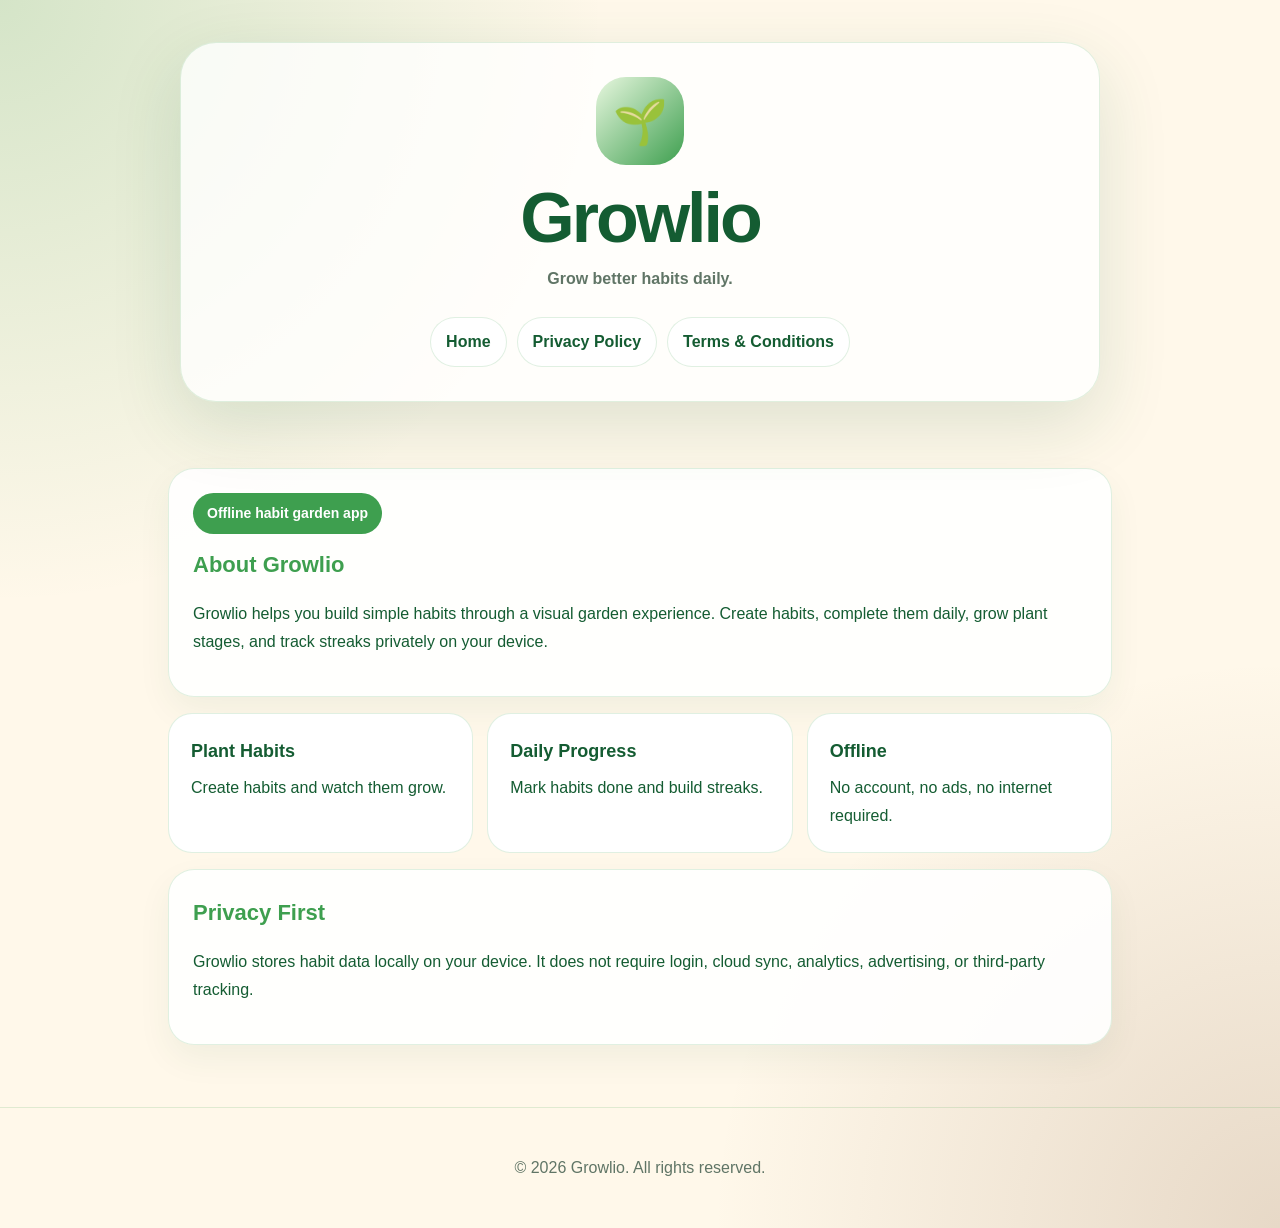
<file: docs/index.html>
<!DOCTYPE html>
<html lang="en">
<head>
    <meta charset="UTF-8" />
    <meta name="viewport" content="width=device-width, initial-scale=1.0" />
    <title>Growlio</title>
    <link rel="stylesheet" href="styles.css" />
</head>
<body>
<header>
    <div class="hero">
        <div class="logo-mark">🌱</div>
        <h1>Growlio</h1>
        <p>Grow better habits daily.</p>
        <nav>
            <a href="index.html">Home</a>
            <a href="privacy-policy.html">Privacy Policy</a>
            <a href="terms-conditions.html">Terms & Conditions</a>
        </nav>
    </div>
</header>

<main>
    <section class="card">
        <span class="badge">Offline habit garden app</span>
        <h2>About Growlio</h2>
        <p>Growlio helps you build simple habits through a visual garden experience. Create habits, complete them daily, grow plant stages, and track streaks privately on your device.</p>
    </section>

    <section class="grid">
        <div class="feature"><strong>Plant Habits</strong><span>Create habits and watch them grow.</span></div>
        <div class="feature"><strong>Daily Progress</strong><span>Mark habits done and build streaks.</span></div>
        <div class="feature"><strong>Offline</strong><span>No account, no ads, no internet required.</span></div>
    </section>

    <section class="card">
        <h2>Privacy First</h2>
        <p>Growlio stores habit data locally on your device. It does not require login, cloud sync, analytics, advertising, or third-party tracking.</p>
    </section>
</main>

<footer>
    <p>© 2026 Growlio. All rights reserved.</p>
</footer>
</body>
</html>
</file>
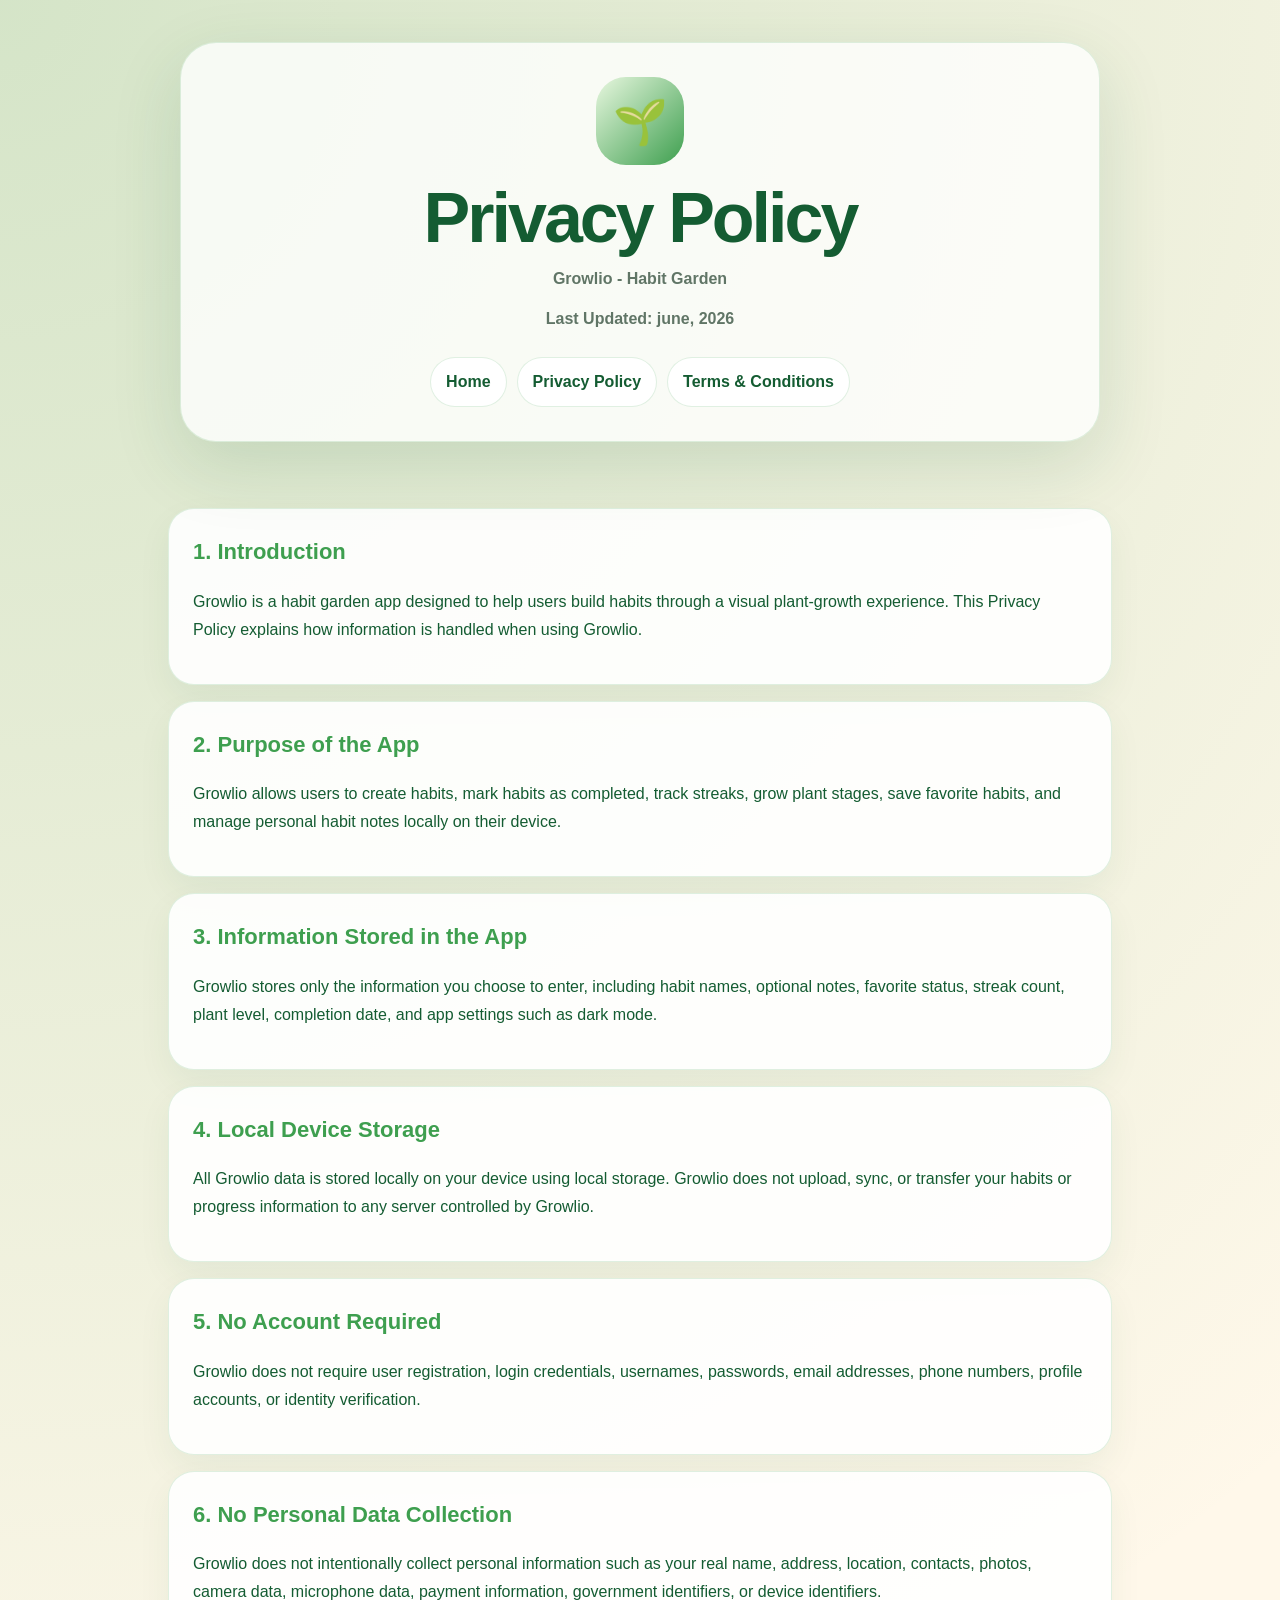
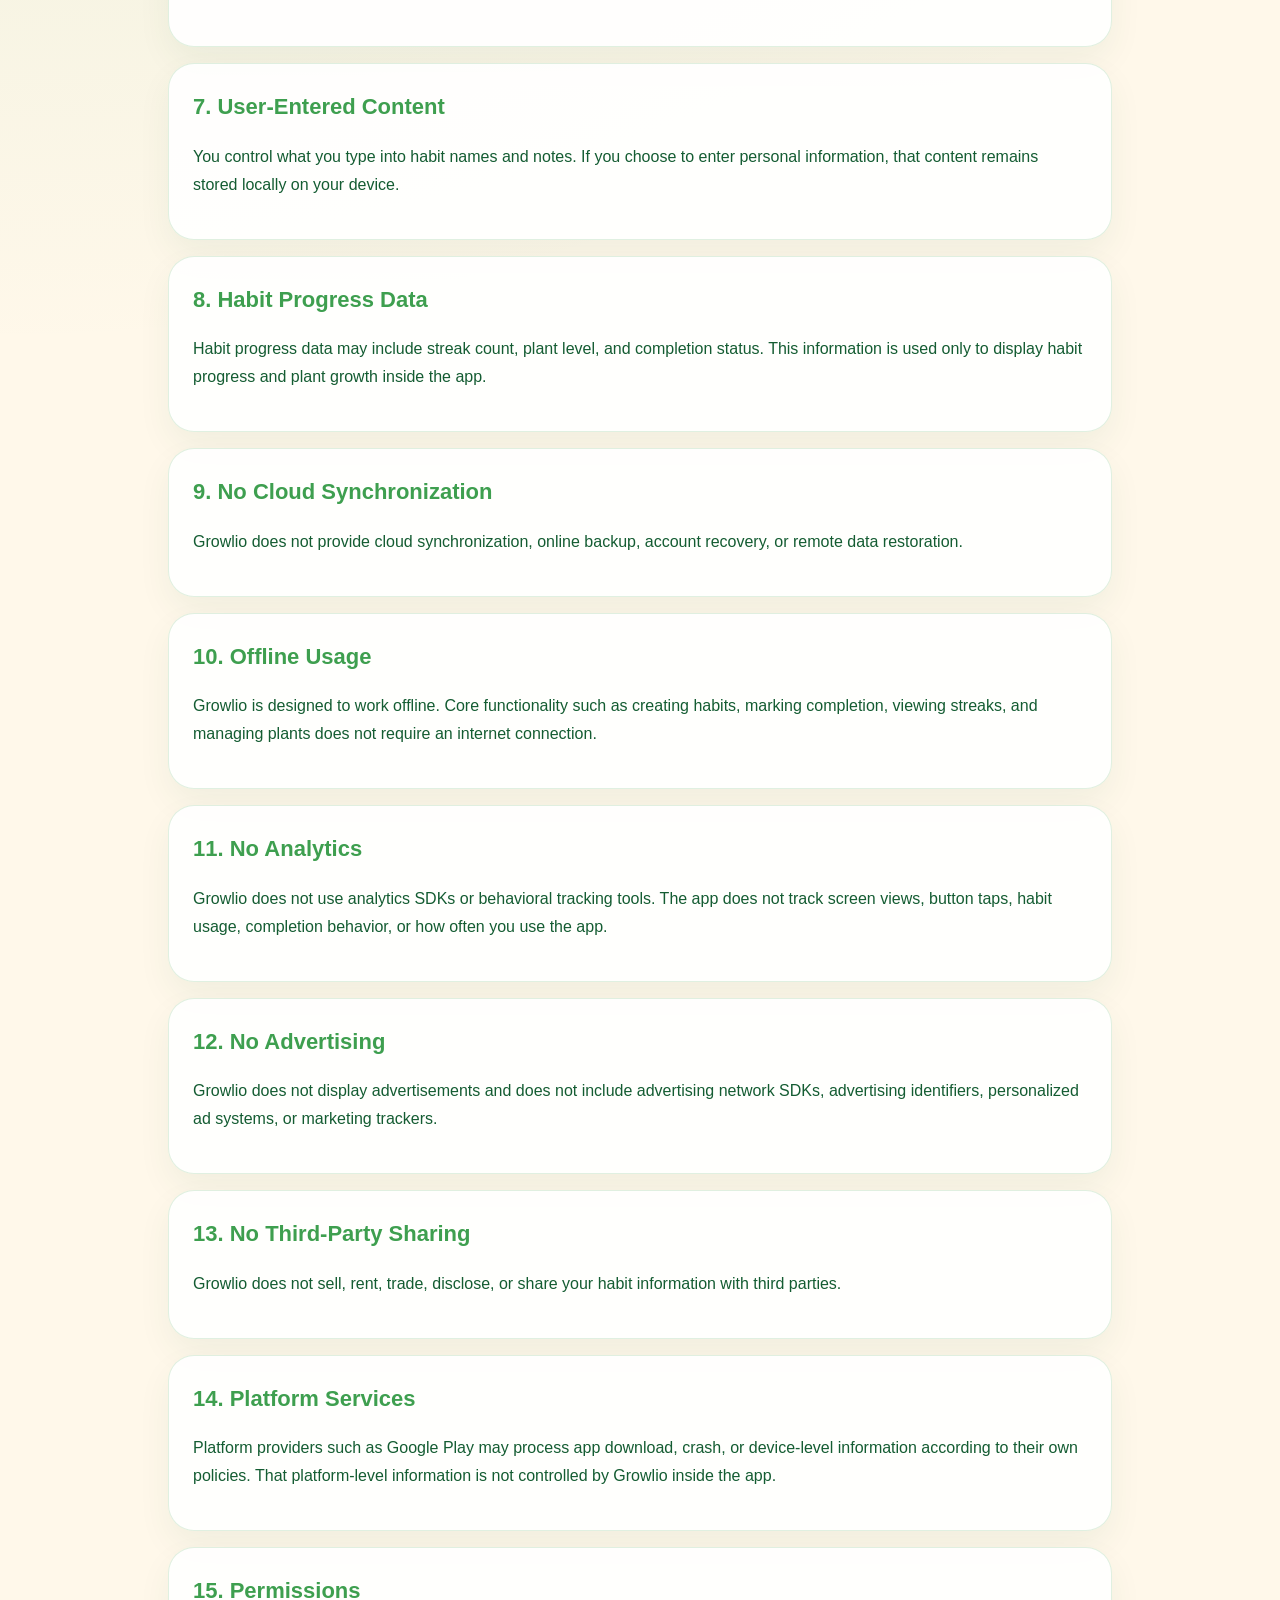
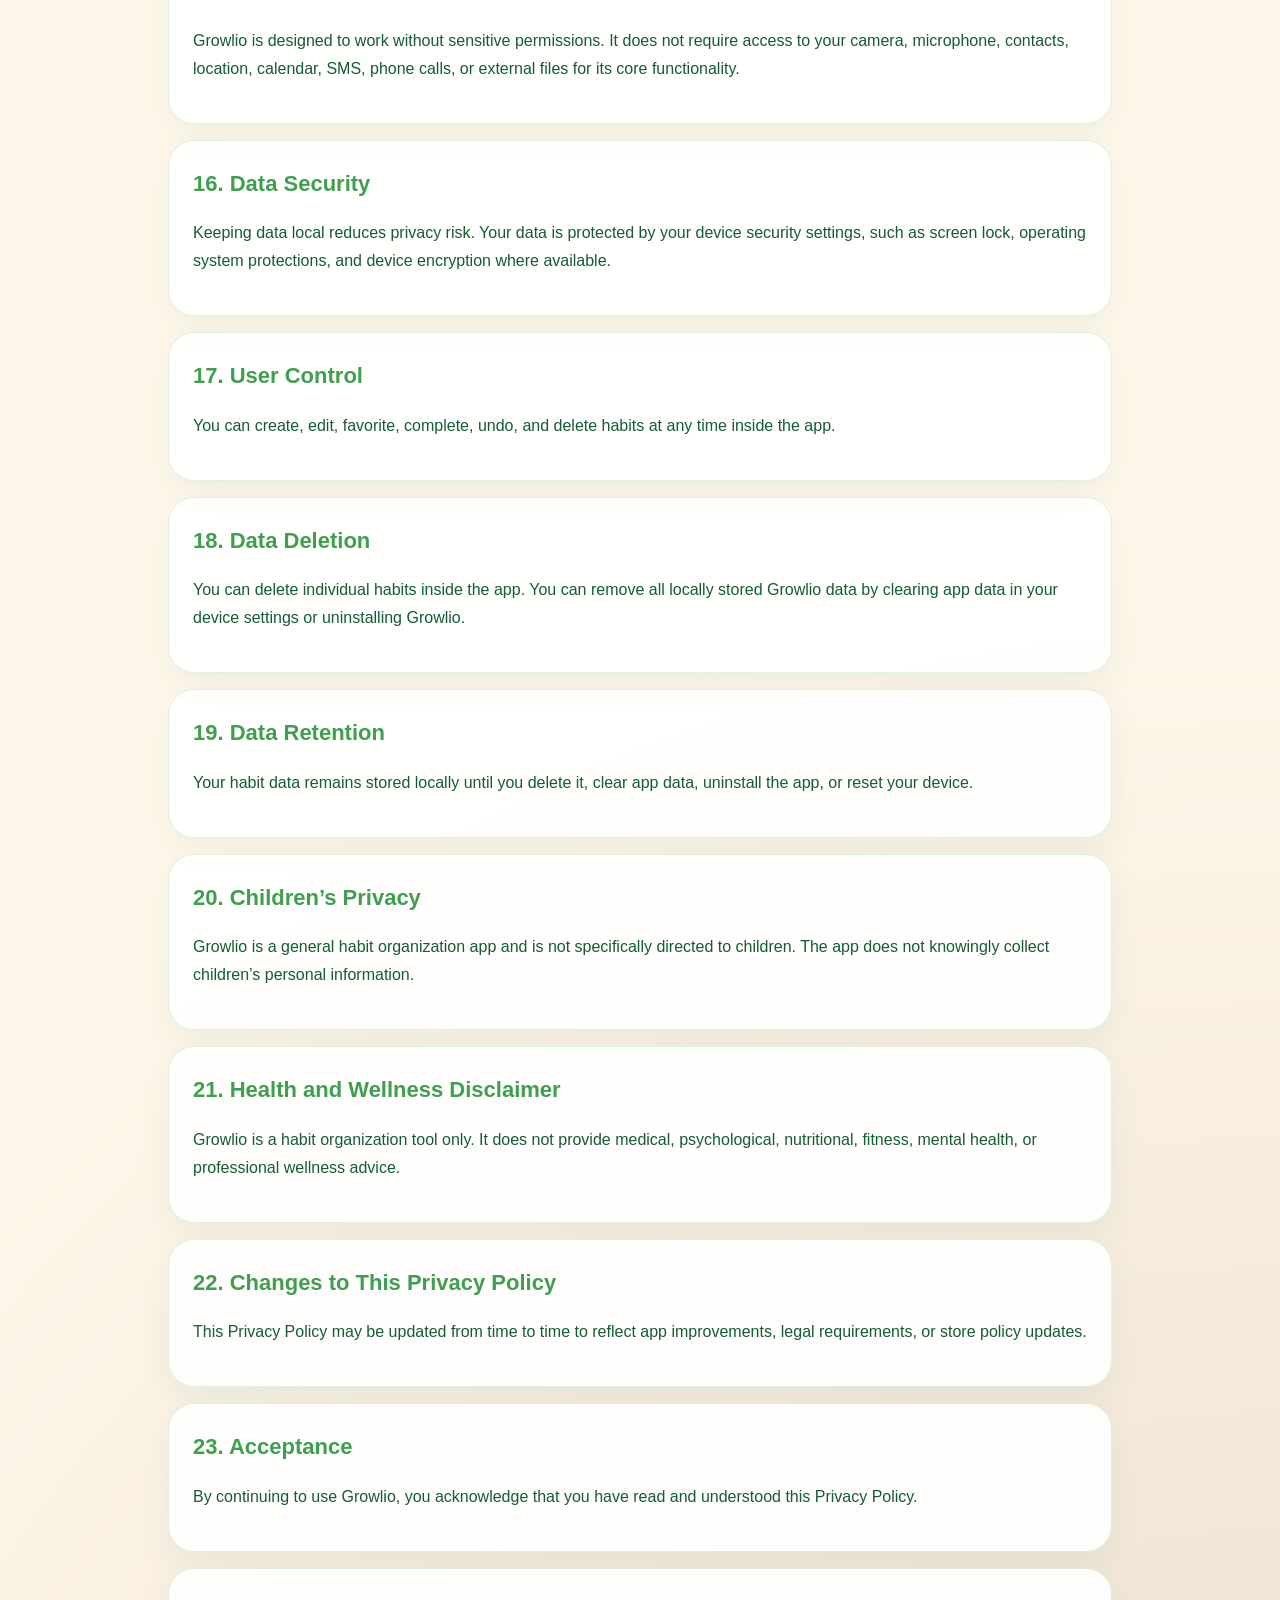
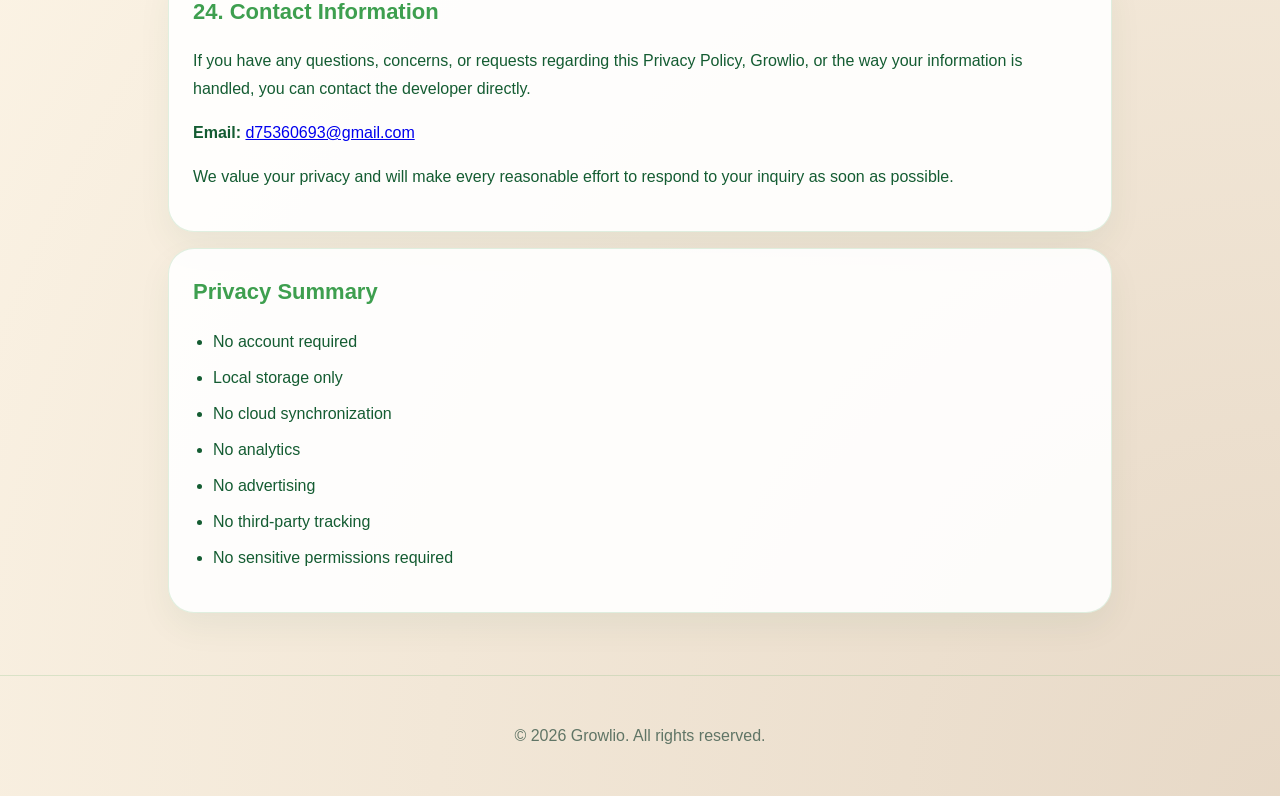
<file: docs/privacy-policy.html>
<!DOCTYPE html>
<html lang="en">
<head>
    <meta charset="UTF-8" />
    <meta name="viewport" content="width=device-width, initial-scale=1.0" />
    <title>Growlio Privacy Policy</title>
    <link rel="stylesheet" href="styles.css" />
</head>
<body>
<header>
    <div class="hero">
        <div class="logo-mark">🌱</div>
        <h1>Privacy Policy</h1>
        <p>Growlio - Habit Garden</p>
        <p>Last Updated: june, 2026</p>
        <nav>
            <a href="index.html">Home</a>
            <a href="privacy-policy.html">Privacy Policy</a>
            <a href="terms-conditions.html">Terms & Conditions</a>
        </nav>
    </div>
</header>

<main>
    <section class="card"><h2>1. Introduction</h2><p>Growlio is a habit garden app designed to help users build habits through a visual plant-growth experience. This Privacy Policy explains how information is handled when using Growlio.</p></section>
    <section class="card"><h2>2. Purpose of the App</h2><p>Growlio allows users to create habits, mark habits as completed, track streaks, grow plant stages, save favorite habits, and manage personal habit notes locally on their device.</p></section>
    <section class="card"><h2>3. Information Stored in the App</h2><p>Growlio stores only the information you choose to enter, including habit names, optional notes, favorite status, streak count, plant level, completion date, and app settings such as dark mode.</p></section>
    <section class="card"><h2>4. Local Device Storage</h2><p>All Growlio data is stored locally on your device using local storage. Growlio does not upload, sync, or transfer your habits or progress information to any server controlled by Growlio.</p></section>
    <section class="card"><h2>5. No Account Required</h2><p>Growlio does not require user registration, login credentials, usernames, passwords, email addresses, phone numbers, profile accounts, or identity verification.</p></section>
    <section class="card"><h2>6. No Personal Data Collection</h2><p>Growlio does not intentionally collect personal information such as your real name, address, location, contacts, photos, camera data, microphone data, payment information, government identifiers, or device identifiers.</p></section>
    <section class="card"><h2>7. User-Entered Content</h2><p>You control what you type into habit names and notes. If you choose to enter personal information, that content remains stored locally on your device.</p></section>
    <section class="card"><h2>8. Habit Progress Data</h2><p>Habit progress data may include streak count, plant level, and completion status. This information is used only to display habit progress and plant growth inside the app.</p></section>
    <section class="card"><h2>9. No Cloud Synchronization</h2><p>Growlio does not provide cloud synchronization, online backup, account recovery, or remote data restoration.</p></section>
    <section class="card"><h2>10. Offline Usage</h2><p>Growlio is designed to work offline. Core functionality such as creating habits, marking completion, viewing streaks, and managing plants does not require an internet connection.</p></section>
    <section class="card"><h2>11. No Analytics</h2><p>Growlio does not use analytics SDKs or behavioral tracking tools. The app does not track screen views, button taps, habit usage, completion behavior, or how often you use the app.</p></section>
    <section class="card"><h2>12. No Advertising</h2><p>Growlio does not display advertisements and does not include advertising network SDKs, advertising identifiers, personalized ad systems, or marketing trackers.</p></section>
    <section class="card"><h2>13. No Third-Party Sharing</h2><p>Growlio does not sell, rent, trade, disclose, or share your habit information with third parties.</p></section>
    <section class="card"><h2>14. Platform Services</h2><p>Platform providers such as Google Play may process app download, crash, or device-level information according to their own policies. That platform-level information is not controlled by Growlio inside the app.</p></section>
    <section class="card"><h2>15. Permissions</h2><p>Growlio is designed to work without sensitive permissions. It does not require access to your camera, microphone, contacts, location, calendar, SMS, phone calls, or external files for its core functionality.</p></section>
    <section class="card"><h2>16. Data Security</h2><p>Keeping data local reduces privacy risk. Your data is protected by your device security settings, such as screen lock, operating system protections, and device encryption where available.</p></section>
    <section class="card"><h2>17. User Control</h2><p>You can create, edit, favorite, complete, undo, and delete habits at any time inside the app.</p></section>
    <section class="card"><h2>18. Data Deletion</h2><p>You can delete individual habits inside the app. You can remove all locally stored Growlio data by clearing app data in your device settings or uninstalling Growlio.</p></section>
    <section class="card"><h2>19. Data Retention</h2><p>Your habit data remains stored locally until you delete it, clear app data, uninstall the app, or reset your device.</p></section>
    <section class="card"><h2>20. Children’s Privacy</h2><p>Growlio is a general habit organization app and is not specifically directed to children. The app does not knowingly collect children’s personal information.</p></section>
    <section class="card"><h2>21. Health and Wellness Disclaimer</h2><p>Growlio is a habit organization tool only. It does not provide medical, psychological, nutritional, fitness, mental health, or professional wellness advice.</p></section>
    <section class="card"><h2>22. Changes to This Privacy Policy</h2><p>This Privacy Policy may be updated from time to time to reflect app improvements, legal requirements, or store policy updates.</p></section>
    <section class="card"><h2>23. Acceptance</h2><p>By continuing to use Growlio, you acknowledge that you have read and understood this Privacy Policy.</p></section>
    <section class="card">
        <h2>24. Contact Information</h2>
        <p>
            If you have any questions, concerns, or requests regarding this Privacy
            Policy, Growlio, or the way your information is handled, you can contact
            the developer directly.
        </p>

        <p>
            <strong>Email:</strong>
            <a href="mailto:d75360693@gmail.com">d75360693@gmail.com</a>
        </p>

        <p>
            We value your privacy and will make every reasonable effort to respond to
            your inquiry as soon as possible.
        </p>
    </section>
    <section class="card">
        <h2>Privacy Summary</h2>
        <ul class="summary-list">
            <li>No account required</li>
            <li>Local storage only</li>
            <li>No cloud synchronization</li>
            <li>No analytics</li>
            <li>No advertising</li>
            <li>No third-party tracking</li>
            <li>No sensitive permissions required</li>
        </ul>
    </section>
</main>

<footer>
    <p>© 2026 Growlio. All rights reserved.</p>
</footer>
</body>
</html>
</file>
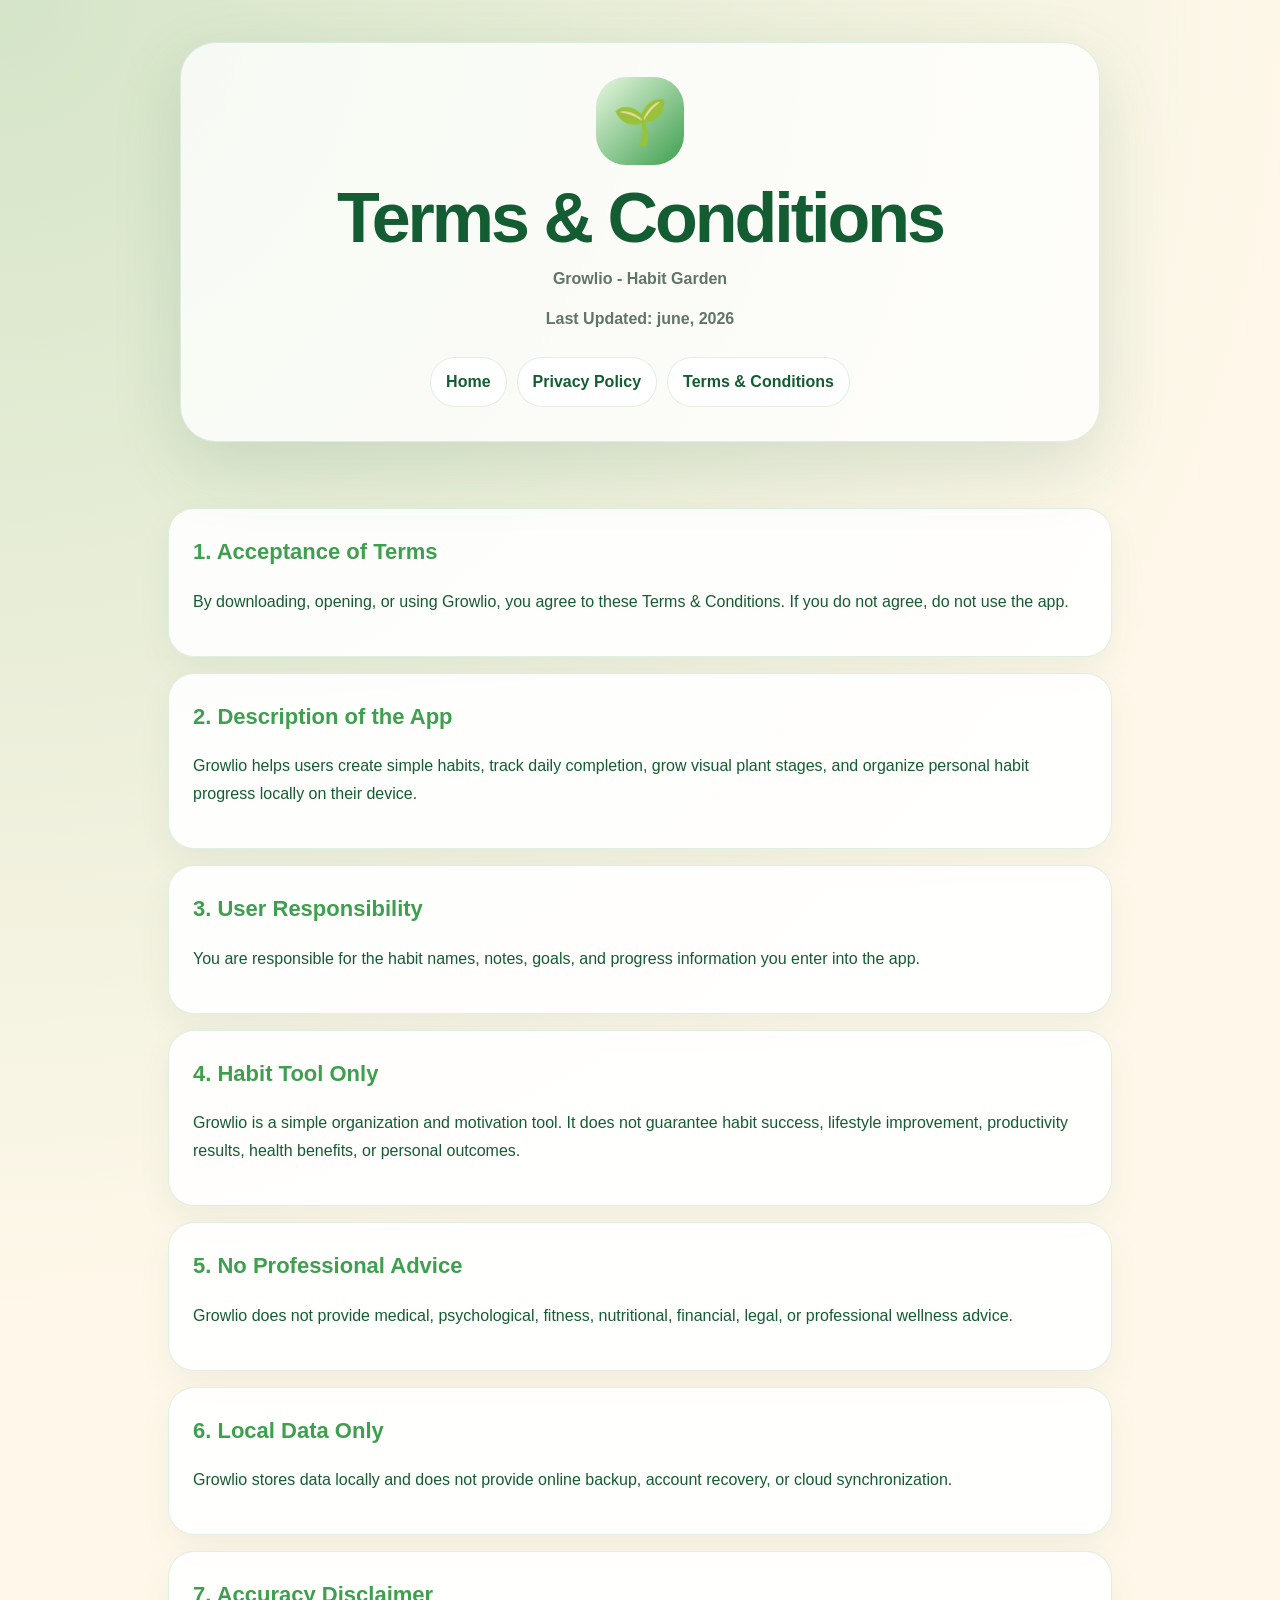
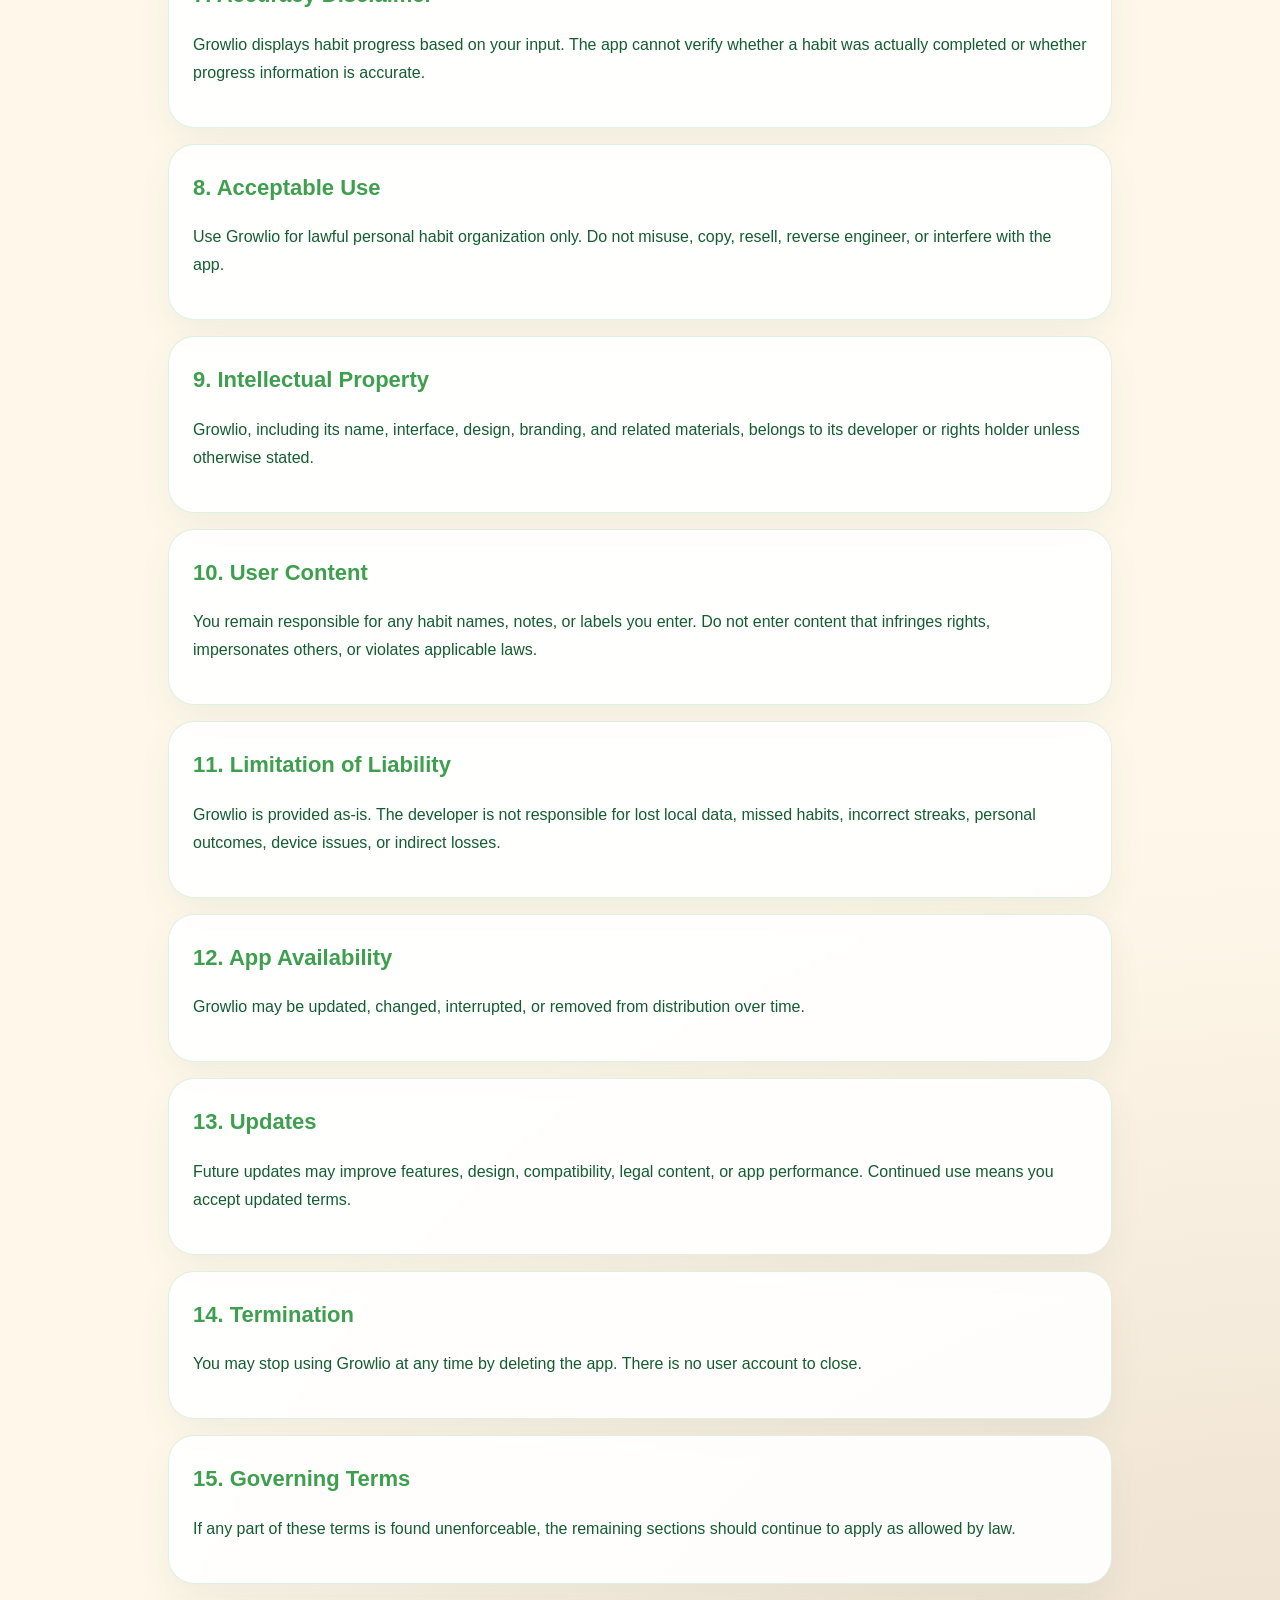
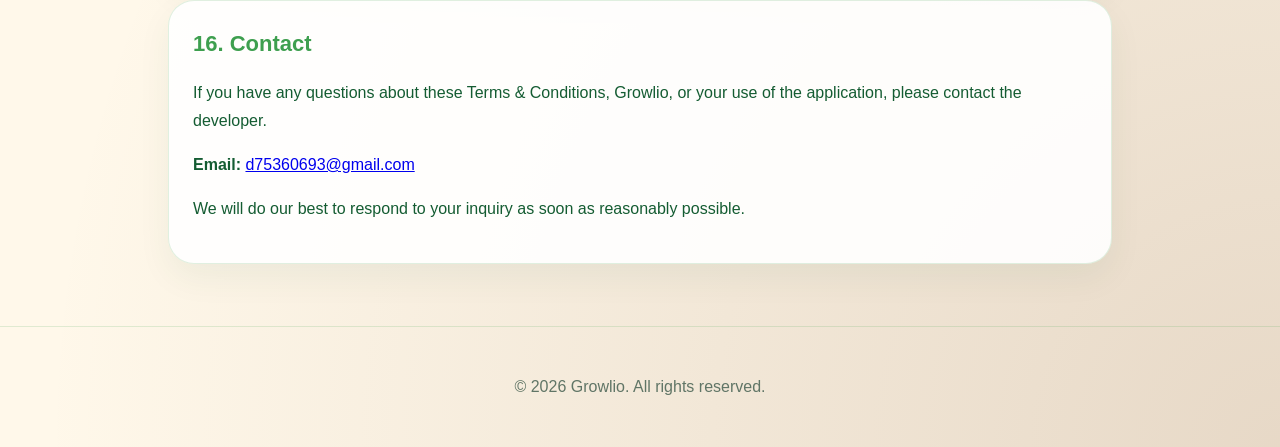
<file: docs/terms-conditions.html>
<!DOCTYPE html>
<html lang="en">
<head>
    <meta charset="UTF-8" />
    <meta name="viewport" content="width=device-width, initial-scale=1.0" />
    <title>Growlio Terms & Conditions</title>
    <link rel="stylesheet" href="styles.css" />
</head>
<body>
<header>
    <div class="hero">
        <div class="logo-mark">🌱</div>
        <h1>Terms & Conditions</h1>
        <p>Growlio - Habit Garden</p>
        <p>Last Updated: june, 2026</p>
        <nav>
            <a href="index.html">Home</a>
            <a href="privacy-policy.html">Privacy Policy</a>
            <a href="terms-conditions.html">Terms & Conditions</a>
        </nav>
    </div>
</header>

<main>
    <section class="card"><h2>1. Acceptance of Terms</h2><p>By downloading, opening, or using Growlio, you agree to these Terms & Conditions. If you do not agree, do not use the app.</p></section>
    <section class="card"><h2>2. Description of the App</h2><p>Growlio helps users create simple habits, track daily completion, grow visual plant stages, and organize personal habit progress locally on their device.</p></section>
    <section class="card"><h2>3. User Responsibility</h2><p>You are responsible for the habit names, notes, goals, and progress information you enter into the app.</p></section>
    <section class="card"><h2>4. Habit Tool Only</h2><p>Growlio is a simple organization and motivation tool. It does not guarantee habit success, lifestyle improvement, productivity results, health benefits, or personal outcomes.</p></section>
    <section class="card"><h2>5. No Professional Advice</h2><p>Growlio does not provide medical, psychological, fitness, nutritional, financial, legal, or professional wellness advice.</p></section>
    <section class="card"><h2>6. Local Data Only</h2><p>Growlio stores data locally and does not provide online backup, account recovery, or cloud synchronization.</p></section>
    <section class="card"><h2>7. Accuracy Disclaimer</h2><p>Growlio displays habit progress based on your input. The app cannot verify whether a habit was actually completed or whether progress information is accurate.</p></section>
    <section class="card"><h2>8. Acceptable Use</h2><p>Use Growlio for lawful personal habit organization only. Do not misuse, copy, resell, reverse engineer, or interfere with the app.</p></section>
    <section class="card"><h2>9. Intellectual Property</h2><p>Growlio, including its name, interface, design, branding, and related materials, belongs to its developer or rights holder unless otherwise stated.</p></section>
    <section class="card"><h2>10. User Content</h2><p>You remain responsible for any habit names, notes, or labels you enter. Do not enter content that infringes rights, impersonates others, or violates applicable laws.</p></section>
    <section class="card"><h2>11. Limitation of Liability</h2><p>Growlio is provided as-is. The developer is not responsible for lost local data, missed habits, incorrect streaks, personal outcomes, device issues, or indirect losses.</p></section>
    <section class="card"><h2>12. App Availability</h2><p>Growlio may be updated, changed, interrupted, or removed from distribution over time.</p></section>
    <section class="card"><h2>13. Updates</h2><p>Future updates may improve features, design, compatibility, legal content, or app performance. Continued use means you accept updated terms.</p></section>
    <section class="card"><h2>14. Termination</h2><p>You may stop using Growlio at any time by deleting the app. There is no user account to close.</p></section>
    <section class="card"><h2>15. Governing Terms</h2><p>If any part of these terms is found unenforceable, the remaining sections should continue to apply as allowed by law.</p></section>
    <section class="card">
        <h2>16. Contact</h2>
        <p>
            If you have any questions about these Terms &amp; Conditions, Growlio,
            or your use of the application, please contact the developer.
        </p>

        <p>
            <strong>Email:</strong>
            <a href="mailto:d75360693@gmail.com">d75360693@gmail.com</a>
        </p>

        <p>
            We will do our best to respond to your inquiry as soon as reasonably
            possible.
        </p>
    </section></main>

<footer>
    <p>© 2026 Growlio. All rights reserved.</p>
</footer>
</body>
</html>
</file>
<file: docs/styles.css>
:root {
  --leaf: #3e9f4f;
  --leaf-dark: #145c32;
  --cream: #fff8ea;
  --soil: #7a4a27;
  --mint: #e8f7df;
  --white: #ffffff;
  --muted: #607566;
  --line: rgba(62, 159, 79, 0.16);
}

* { box-sizing: border-box; }

body {
  margin: 0;
  font-family: Inter, Arial, Helvetica, sans-serif;
  background:
    radial-gradient(circle at top left, rgba(62,159,79,.22), transparent 34%),
    radial-gradient(circle at bottom right, rgba(122,74,39,.18), transparent 32%),
    var(--cream);
  color: var(--leaf-dark);
  line-height: 1.75;
}

header {
  padding: 42px 18px;
  min-height: 330px;
  display: grid;
  place-items: center;
  text-align: center;
}

.hero {
  width: 100%;
  max-width: 920px;
  padding: 34px 24px;
  background: rgba(255,255,255,.78);
  border: 1px solid var(--line);
  border-radius: 36px;
  box-shadow: 0 24px 70px rgba(20,92,50,.14);
}

.logo-mark {
  width: 88px;
  height: 88px;
  margin: 0 auto 18px;
  display: grid;
  place-items: center;
  border-radius: 30px;
  background: linear-gradient(135deg, var(--mint), var(--leaf));
  font-size: 44px;
}

h1 {
  margin: 0;
  font-size: clamp(38px, 7vw, 70px);
  letter-spacing: -3px;
  line-height: 1;
}

.hero p {
  margin: 12px auto 0;
  max-width: 650px;
  color: var(--muted);
  font-weight: 700;
}

nav {
  margin-top: 24px;
  display: flex;
  justify-content: center;
  gap: 10px;
  flex-wrap: wrap;
}

nav a {
  color: var(--leaf-dark);
  text-decoration: none;
  font-weight: 900;
  padding: 10px 15px;
  border-radius: 999px;
  background: white;
  border: 1px solid var(--line);
}

main {
  max-width: 980px;
  margin: 0 auto;
  padding: 24px 18px 46px;
}

.card {
  background: rgba(255,255,255,.9);
  border: 1px solid var(--line);
  border-radius: 26px;
  padding: 24px;
  margin-bottom: 16px;
  box-shadow: 0 14px 34px rgba(20,92,50,.06);
}

.card h2 {
  margin: 0 0 10px;
  color: var(--leaf);
  font-size: 22px;
}

.badge {
  display: inline-flex;
  background: var(--leaf);
  color: white;
  padding: 8px 14px;
  border-radius: 999px;
  font-size: 14px;
  font-weight: 900;
  margin-bottom: 12px;
}

.grid {
  display: grid;
  grid-template-columns: repeat(3, 1fr);
  gap: 14px;
  margin-bottom: 16px;
}

.feature {
  background: white;
  border: 1px solid var(--line);
  border-radius: 24px;
  padding: 22px;
}

.feature strong {
  display: block;
  color: var(--leaf-dark);
  font-size: 18px;
  margin-bottom: 6px;
}

.summary-list { padding-left: 20px; }
.summary-list li { margin-bottom: 8px; }

footer {
  text-align: center;
  padding: 30px 18px;
  color: var(--muted);
  border-top: 1px solid var(--line);
}

@media (max-width: 760px) {
  header { min-height: 300px; padding: 26px 14px; }
  .hero { padding: 26px 18px; border-radius: 28px; }
  .grid { grid-template-columns: 1fr; }
}
</file>
